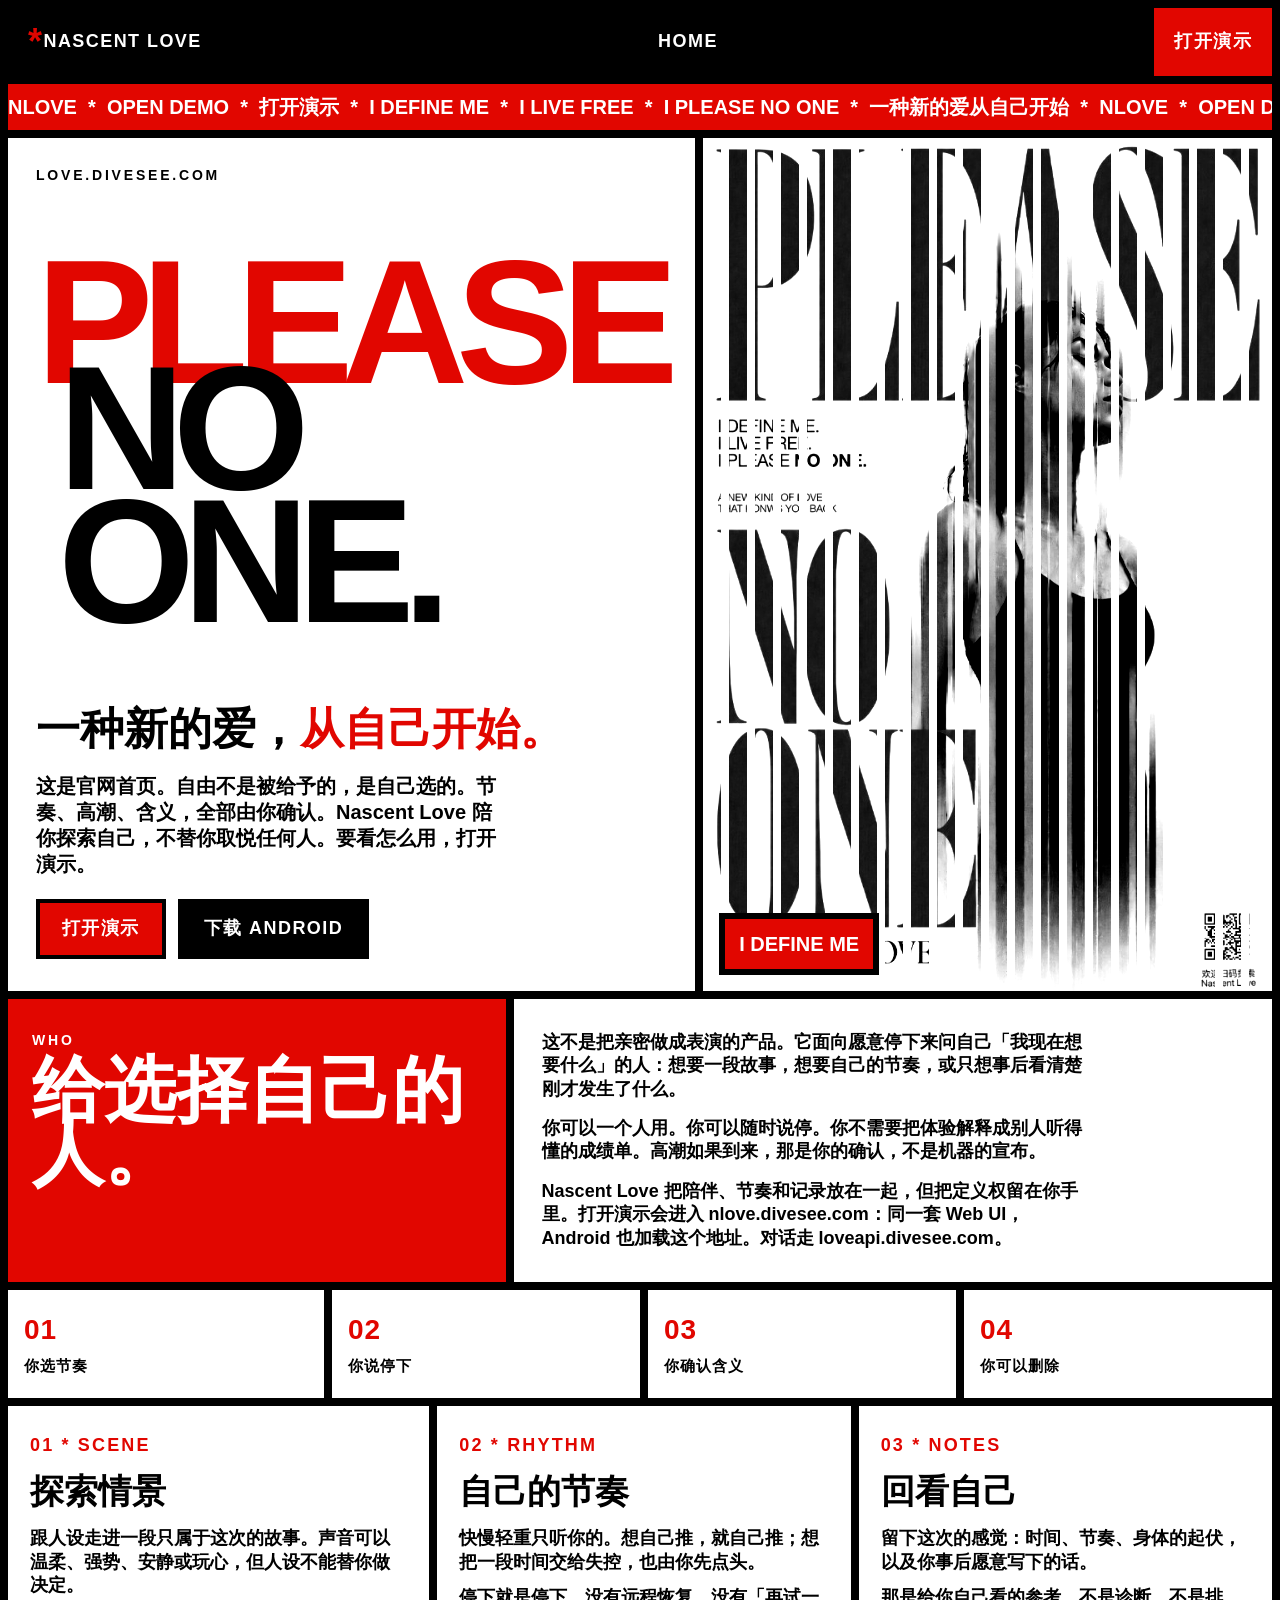
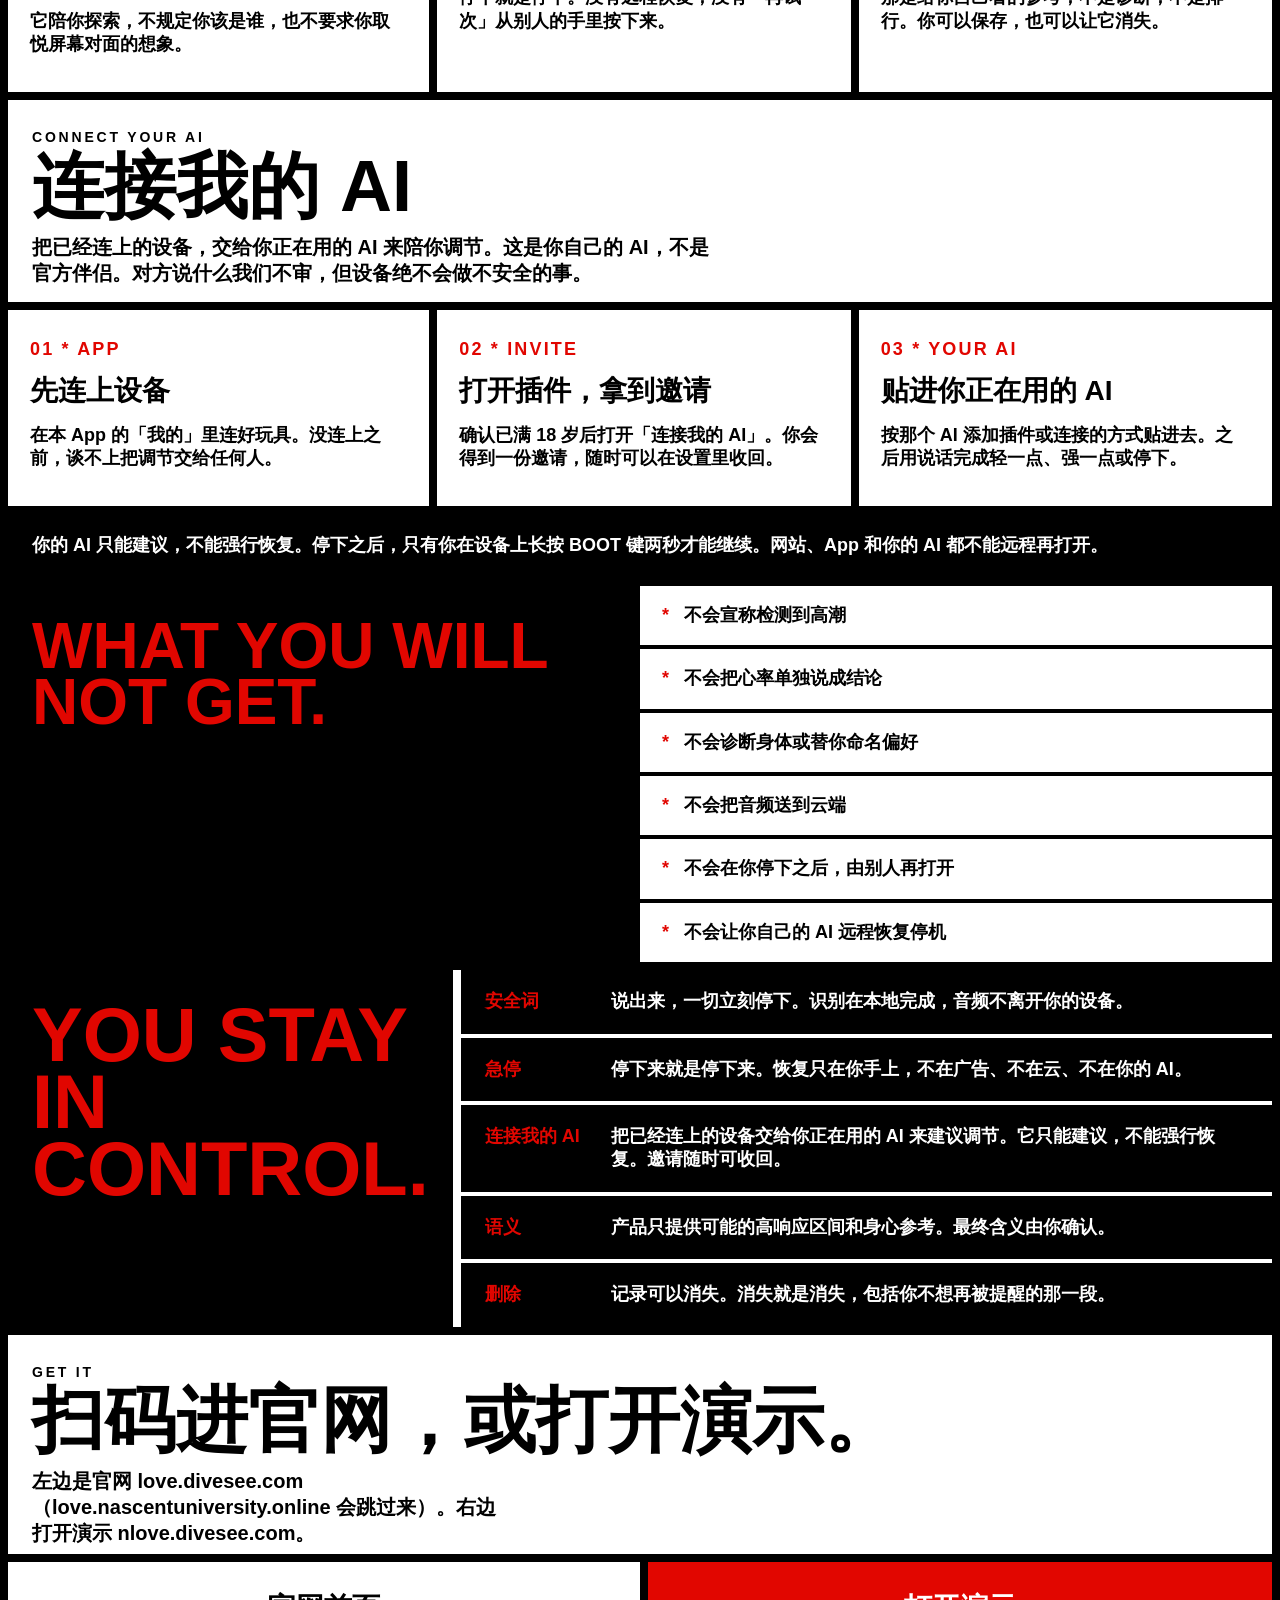
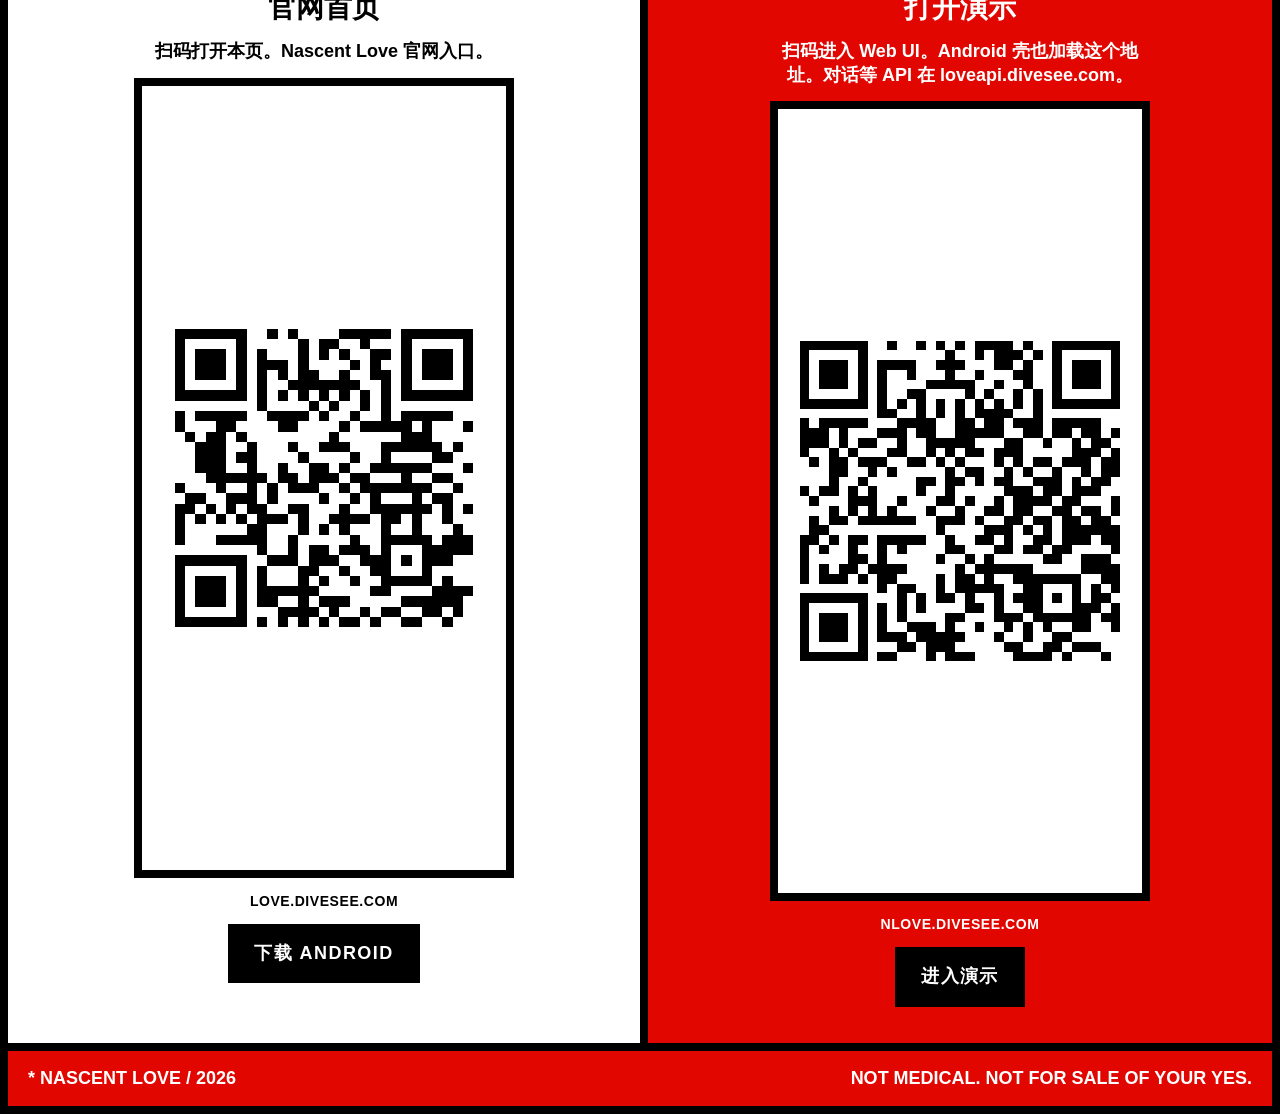
<file: www/index.html>
<!DOCTYPE html>
<html lang="zh-CN">
  <head>
    <meta charset="utf-8" />
    <meta name="viewport" content="width=device-width, initial-scale=1" />
    <title>Nascent Love</title>
    <meta name="description" content="Nascent Love 官网。打开演示进入 nlove.divesee.com 的 Web UI。" />
    <meta name="theme-color" content="#E10600" />
    <link rel="icon" href="img/favicon.svg" type="image/svg+xml" />
    <link rel="stylesheet" href="css/site.css" />
  </head>
  <body>
    <div class="page">
      <header class="bar">
        <span><b class="star">*</b> NASCENT LOVE</span>
        <span class="hide">HOME</span>
        <a class="url" href="https://nlove.divesee.com" data-demo>打开演示</a>
      </header>

      <div class="ticker" aria-hidden="true">
        <p>NLOVE &nbsp;*&nbsp; OPEN DEMO &nbsp;*&nbsp; 打开演示 &nbsp;*&nbsp; I DEFINE ME &nbsp;*&nbsp; I LIVE FREE &nbsp;*&nbsp; I PLEASE NO ONE &nbsp;*&nbsp; 一种新的爱从自己开始 &nbsp;*&nbsp; NLOVE &nbsp;*&nbsp; OPEN DEMO &nbsp;*&nbsp; 打开演示 &nbsp;*&nbsp; I DEFINE ME &nbsp;*&nbsp; I LIVE FREE &nbsp;*&nbsp; I PLEASE NO ONE &nbsp;*&nbsp; 一种新的爱从自己开始 &nbsp;*&nbsp;</p>
      </div>

      <section class="hero">
        <div class="hero-text">
          <p class="kicker">love.divesee.com</p>
          <div class="display">
            <p class="please">Please</p>
            <p class="noone">no one.</p>
          </div>
          <div>
            <p class="zh">一种新的爱，<b>从自己开始。</b></p>
            <p class="note">这是官网首页。自由不是被给予的，是自己选的。节奏、高潮、含义，全部由你确认。Nascent Love 陪你探索自己，不替你取悦任何人。要看怎么用，打开演示。</p>
            <div class="hero-actions">
              <a class="btn red" href="https://nlove.divesee.com" data-demo>打开演示</a>
              <a class="btn black" href="android.html">下载 Android</a>
            </div>
          </div>
        </div>
        <div class="hero-pic">
          <img src="img/hero-portrait.png" width="1024" height="1024" alt="" />
          <div class="slats"></div>
          <div class="stamp">I DEFINE ME</div>
        </div>
      </section>

      <section class="who">
        <div class="who-title">
          <p class="kicker">Who</p>
          <h2>给选择自己的人。</h2>
        </div>
        <div class="who-copy">
          <p>这不是把亲密做成表演的产品。它面向愿意停下来问自己「我现在想要什么」的人：想要一段故事，想要自己的节奏，或只想事后看清楚刚才发生了什么。</p>
          <p>你可以一个人用。你可以随时说停。你不需要把体验解释成别人听得懂的成绩单。高潮如果到来，那是你的确认，不是机器的宣布。</p>
          <p>Nascent Love 把陪伴、节奏和记录放在一起，但把定义权留在你手里。打开演示会进入 nlove.divesee.com：同一套 Web UI，Android 也加载这个地址。对话走 loveapi.divesee.com。</p>
        </div>
      </section>

      <section class="bars">
        <div class="bar-item"><b>01</b> 你选节奏</div>
        <div class="bar-item"><b>02</b> 你说停下</div>
        <div class="bar-item"><b>03</b> 你确认含义</div>
        <div class="bar-item"><b>04</b> 你可以删除</div>
      </section>

      <section class="blocks" id="walkthrough">
        <article class="block">
          <div class="idx">01 * SCENE</div>
          <h2>探索情景</h2>
          <p>跟人设走进一段只属于这次的故事。声音可以温柔、强势、安静或玩心，但人设不能替你做决定。</p>
          <p>它陪你探索，不规定你该是谁，也不要求你取悦屏幕对面的想象。</p>
        </article>
        <article class="block">
          <div class="idx">02 * RHYTHM</div>
          <h2>自己的节奏</h2>
          <p>快慢轻重只听你的。想自己推，就自己推；想把一段时间交给失控，也由你先点头。</p>
          <p>停下就是停下。没有远程恢复，没有「再试一次」从别人的手里按下来。</p>
        </article>
        <article class="block">
          <div class="idx">03 * NOTES</div>
          <h2>回看自己</h2>
          <p>留下这次的感觉：时间、节奏、身体的起伏，以及你事后愿意写下的话。</p>
          <p>那是给你自己看的参考，不是诊断，不是排行。你可以保存，也可以让它消失。</p>
        </article>
      </section>

      <section class="plugin" id="my-ai">
        <div class="plugin-head">
          <p class="kicker">Connect your AI</p>
          <h2>连接我的 AI</h2>
          <p class="note">把已经连上的设备，交给你正在用的 AI 来陪你调节。这是你自己的 AI，不是官方伴侣。对方说什么我们不审，但设备绝不会做不安全的事。</p>
        </div>
        <div class="plugin-steps">
          <article class="plugin-step">
            <div class="idx">01 * APP</div>
            <h3>先连上设备</h3>
            <p>在本 App 的「我的」里连好玩具。没连上之前，谈不上把调节交给任何人。</p>
          </article>
          <article class="plugin-step">
            <div class="idx">02 * INVITE</div>
            <h3>打开插件，拿到邀请</h3>
            <p>确认已满 18 岁后打开「连接我的 AI」。你会得到一份邀请，随时可以在设置里收回。</p>
          </article>
          <article class="plugin-step">
            <div class="idx">03 * YOUR AI</div>
            <h3>贴进你正在用的 AI</h3>
            <p>按那个 AI 添加插件或连接的方式贴进去。之后用说话完成轻一点、强一点或停下。</p>
          </article>
        </div>
        <p class="plugin-note">你的 AI 只能建议，不能强行恢复。停下之后，只有你在设备上长按 BOOT 键两秒才能继续。网站、App 和你的 AI 都不能远程再打开。</p>
      </section>

      <section class="anti">
        <h2>What you will not get.</h2>
        <ul>
          <li><span>*</span> 不会宣称检测到高潮</li>
          <li><span>*</span> 不会把心率单独说成结论</li>
          <li><span>*</span> 不会诊断身体或替你命名偏好</li>
          <li><span>*</span> 不会把音频送到云端</li>
          <li><span>*</span> 不会在你停下之后，由别人再打开</li>
          <li><span>*</span> 不会让你自己的 AI 远程恢复停机</li>
        </ul>
      </section>

      <section class="truth">
        <h2>You stay in control.</h2>
        <ul class="list">
          <li><strong>安全词</strong><span>说出来，一切立刻停下。识别在本地完成，音频不离开你的设备。</span></li>
          <li><strong>急停</strong><span>停下来就是停下来。恢复只在你手上，不在广告、不在云、不在你的 AI。</span></li>
          <li><strong>连接我的 AI</strong><span>把已经连上的设备交给你正在用的 AI 来建议调节。它只能建议，不能强行恢复。邀请随时可收回。</span></li>
          <li><strong>语义</strong><span>产品只提供可能的高响应区间和身心参考。最终含义由你确认。</span></li>
          <li><strong>删除</strong><span>记录可以消失。消失就是消失，包括你不想再被提醒的那一段。</span></li>
        </ul>
      </section>

      <section class="get" id="get">
        <div class="get-head">
          <p class="kicker">Get it</p>
          <h2>扫码进官网，或打开演示。</h2>
          <p class="note">左边是官网 love.divesee.com（love.nascentuniversity.online 会跳过来）。右边打开演示 nlove.divesee.com。</p>
        </div>
        <div class="qrs">
          <article class="qr-card">
            <h3>官网首页</h3>
            <p>扫码打开本页。Nascent Love 官网入口。</p>
            <img src="img/qr.svg" width="800" height="800" alt="扫码打开官网首页" />
            <span class="addr">love.divesee.com</span>
            <a class="btn black" href="android.html">下载 Android</a>
          </article>
          <article class="qr-card alt">
            <h3>打开演示</h3>
            <p>扫码进入 Web UI。Android 壳也加载这个地址。对话等 API 在 loveapi.divesee.com。</p>
            <img src="img/qr-demo.svg" width="800" height="800" alt="扫码打开演示" />
            <span class="addr">nlove.divesee.com</span>
            <a class="btn" href="https://nlove.divesee.com" data-demo>进入演示</a>
          </article>
        </div>
      </section>

      <footer class="foot">
        <span>* NASCENT LOVE / <span data-year>2026</span></span>
        <span>NOT MEDICAL. NOT FOR SALE OF YOUR YES.</span>
      </footer>
    </div>
    <script src="js/site.js"></script>
  </body>
</html>
</file>
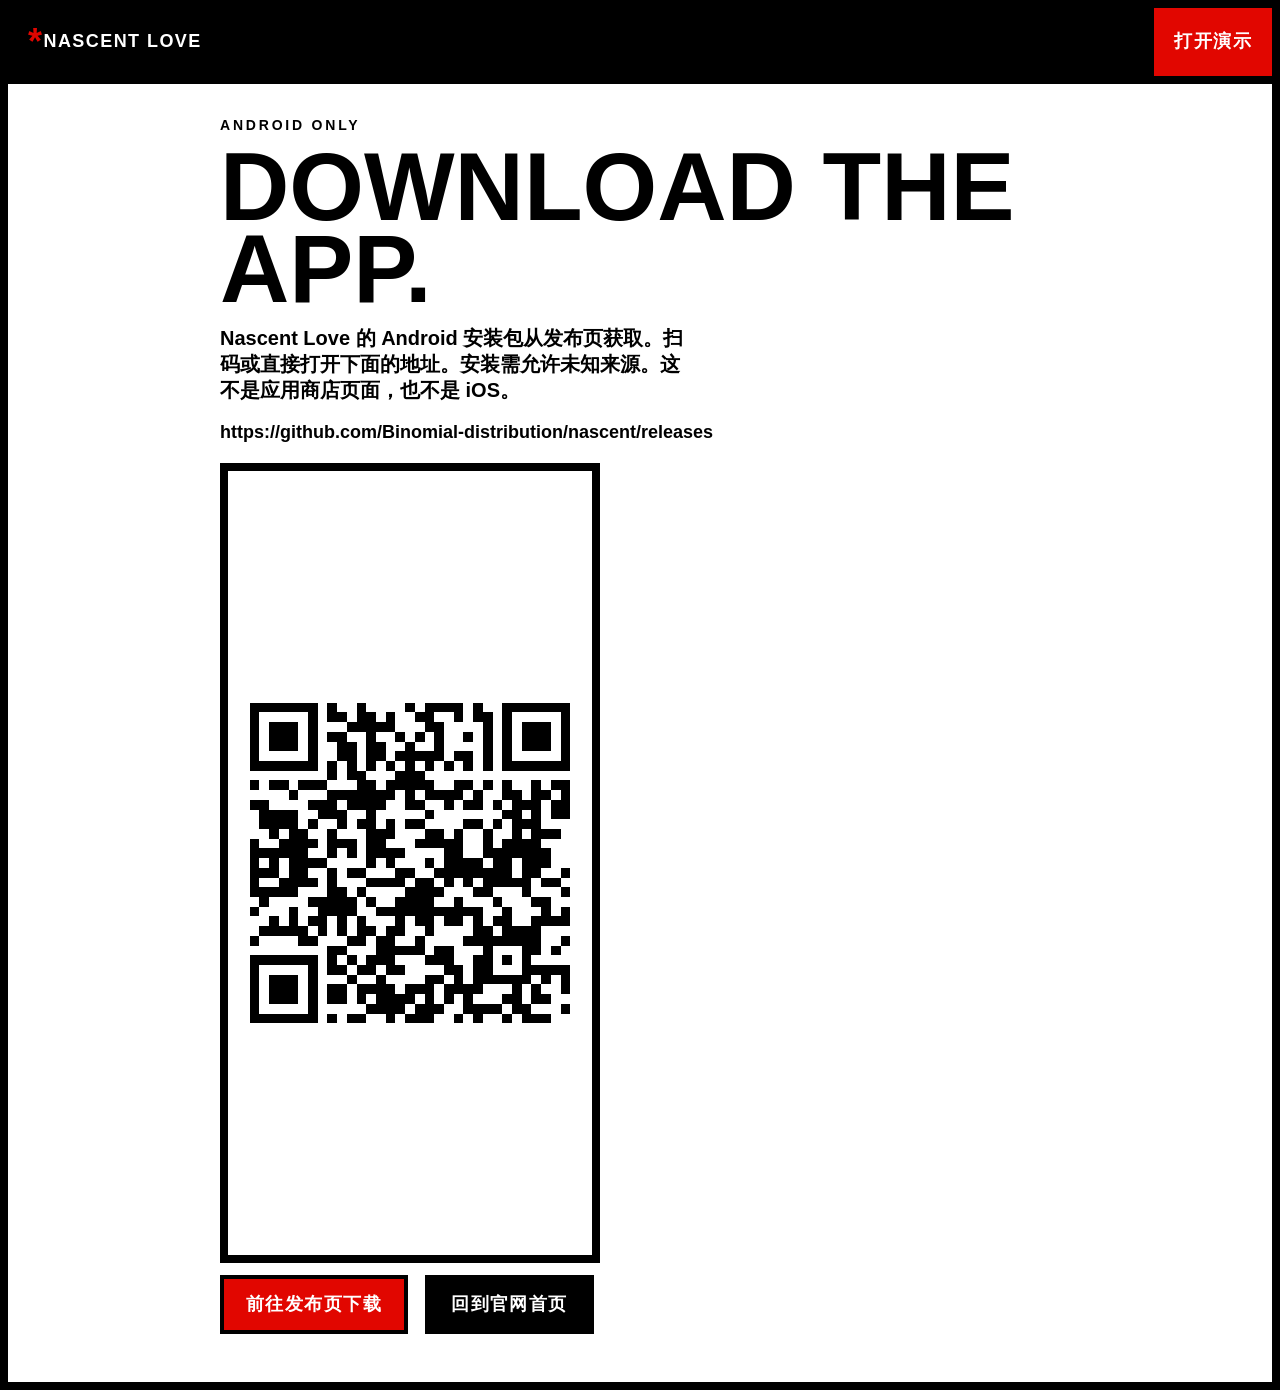
<file: www/android.html>
<!DOCTYPE html>
<html lang="zh-CN">
  <head>
    <meta charset="utf-8" />
    <meta name="viewport" content="width=device-width, initial-scale=1" />
    <title>下载 Android · Nascent Love</title>
    <meta name="theme-color" content="#E10600" />
    <link rel="icon" href="img/favicon.svg" type="image/svg+xml" />
    <link rel="stylesheet" href="css/site.css" />
  </head>
  <body>
    <div class="page">
      <header class="bar">
        <a href="index.html"><b class="star">*</b> NASCENT LOVE</a>
        <a class="url" href="https://nlove.divesee.com" data-demo>打开演示</a>
      </header>
      <main class="subpage">
        <p class="kicker">Android only</p>
        <h1>Download the app.</h1>
        <p class="note">Nascent Love 的 Android 安装包从发布页获取。扫码或直接打开下面的地址。安装需允许未知来源。这不是应用商店页面，也不是 iOS。</p>
        <p class="addr" style="font-weight:900;word-break:break-all;margin:18px 0;">https://github.com/Binomial-distribution/nascent/releases</p>
        <img src="img/qr-android.svg" width="800" height="800" alt="Android 下载二维码" style="width:min(100%,380px);border:8px solid #000;padding:12px;" />
        <div>
          <a class="btn red" href="https://github.com/Binomial-distribution/nascent/releases">前往发布页下载</a>
          <a class="btn black" href="index.html">回到官网首页</a>
        </div>
      </main>
    </div>
    <script src="js/site.js"></script>
  </body>
</html>
</file>
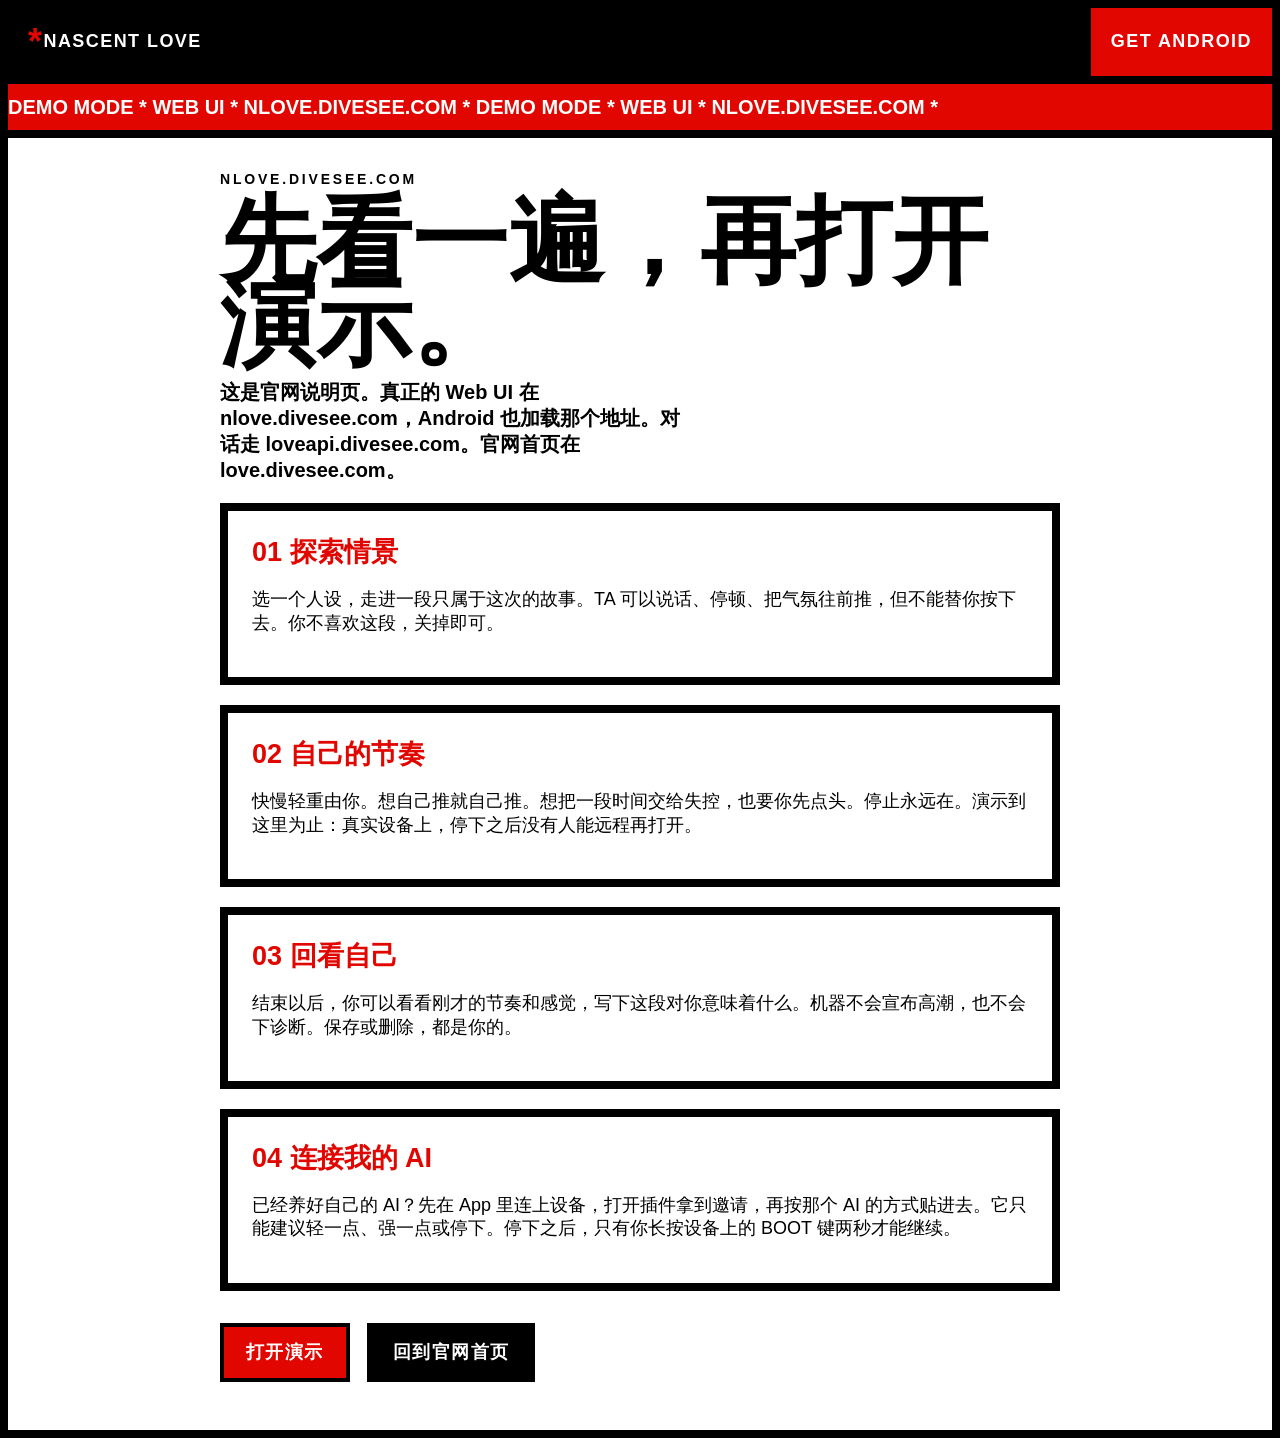
<file: www/demo.html>
<!DOCTYPE html>
<html lang="zh-CN">
  <head>
    <meta charset="utf-8" />
    <meta name="viewport" content="width=device-width, initial-scale=1" />
    <title>演示 · Nascent Love</title>
    <meta name="description" content="Nascent Love 官网演示。不连接设备，不下发档位。" />
    <meta name="theme-color" content="#E10600" />
    <link rel="icon" href="img/favicon.svg" type="image/svg+xml" />
    <link rel="stylesheet" href="css/site.css" />
  </head>
  <body>
    <div class="page">
      <header class="bar">
        <a href="index.html"><b class="star">*</b> NASCENT LOVE</a>
        <a class="url" href="android.html">GET ANDROID</a>
      </header>
      <div class="ticker" aria-hidden="true">
        <p>DEMO MODE * WEB UI * nlove.divesee.com * DEMO MODE * WEB UI * nlove.divesee.com *</p>
      </div>
      <main class="subpage">
        <p class="kicker">nlove.divesee.com</p>
        <h1>先看一遍，再打开演示。</h1>
        <p class="note">这是官网说明页。真正的 Web UI 在 nlove.divesee.com，Android 也加载那个地址。对话走 loveapi.divesee.com。官网首页在 love.divesee.com。</p>

        <article class="demo-scene">
          <h2>01 探索情景</h2>
          <p>选一个人设，走进一段只属于这次的故事。TA 可以说话、停顿、把气氛往前推，但不能替你按下去。你不喜欢这段，关掉即可。</p>
        </article>
        <article class="demo-scene">
          <h2>02 自己的节奏</h2>
          <p>快慢轻重由你。想自己推就自己推。想把一段时间交给失控，也要你先点头。停止永远在。演示到这里为止：真实设备上，停下之后没有人能远程再打开。</p>
        </article>
        <article class="demo-scene">
          <h2>03 回看自己</h2>
          <p>结束以后，你可以看看刚才的节奏和感觉，写下这段对你意味着什么。机器不会宣布高潮，也不会下诊断。保存或删除，都是你的。</p>
        </article>
        <article class="demo-scene">
          <h2>04 连接我的 AI</h2>
          <p>已经养好自己的 AI？先在 App 里连上设备，打开插件拿到邀请，再按那个 AI 的方式贴进去。它只能建议轻一点、强一点或停下。停下之后，只有你长按设备上的 BOOT 键两秒才能继续。</p>
        </article>

        <div>
          <a class="btn red" href="https://nlove.divesee.com" data-demo>打开演示</a>
          <a class="btn black" href="index.html">回到官网首页</a>
        </div>
      </main>
    </div>
    <script src="js/site.js"></script>
  </body>
</html>
</file>
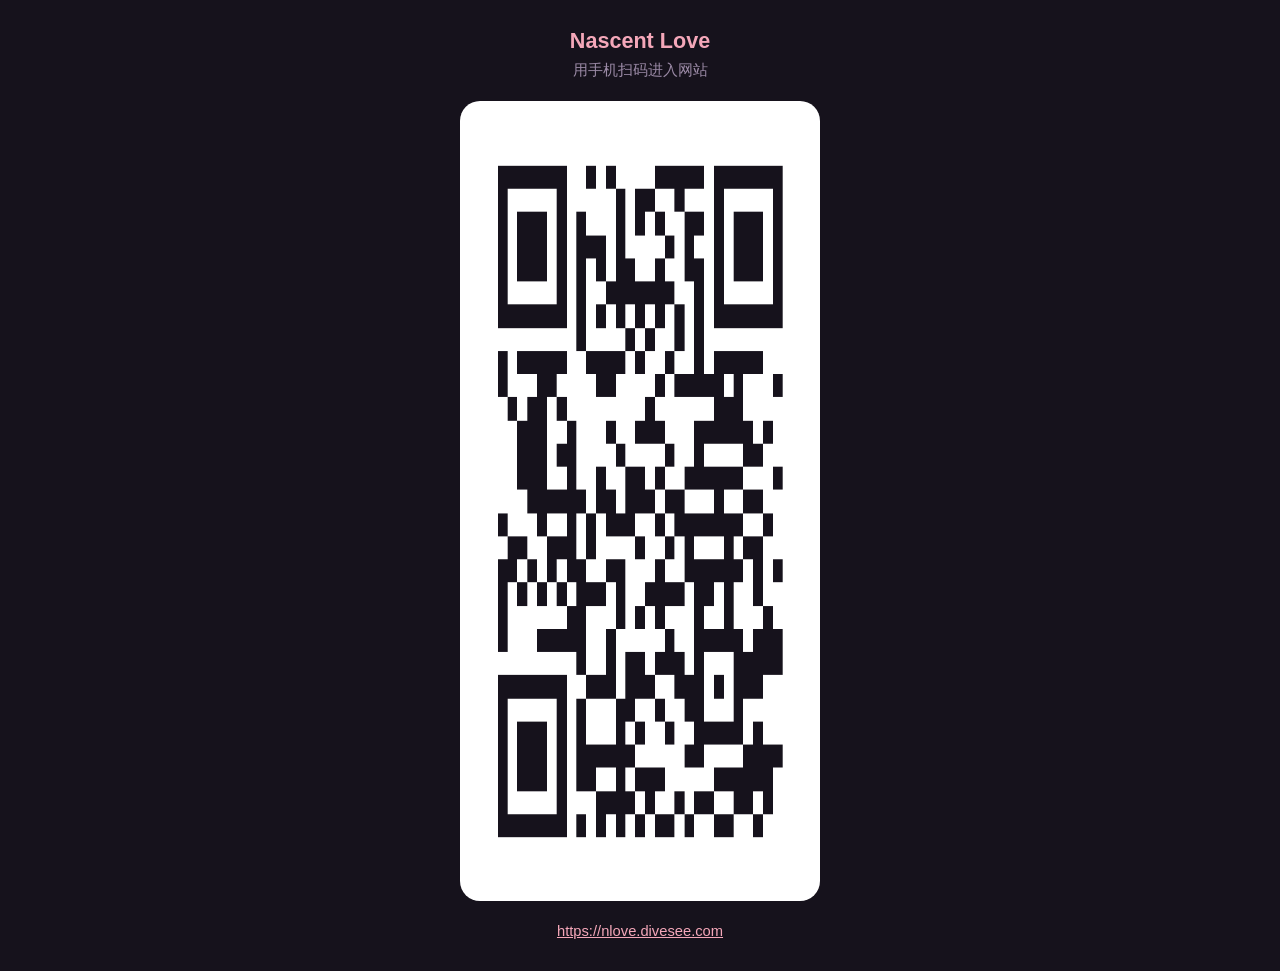
<file: software/app/qr.html>
<!DOCTYPE html>
<html lang="zh-CN">
<head>
  <meta charset="utf-8">
  <meta name="viewport" content="width=device-width, initial-scale=1">
  <title>Nascent Love · 扫码进入</title>
  <style>
    :root {
      --bg: #16121c;
      --coral: #f4a7b9;
      --fog: #9b8aa6;
      --paper: #fff8f6;
    }
    * { box-sizing: border-box; }
    body {
      margin: 0;
      min-height: 100vh;
      display: grid;
      place-items: center;
      background: var(--bg);
      color: var(--paper);
      font-family: "Segoe UI", "PingFang SC", "Microsoft YaHei", sans-serif;
    }
    .card {
      width: min(92vw, 420px);
      padding: 28px 24px 32px;
      text-align: center;
    }
    h1 {
      margin: 0 0 6px;
      font-size: 1.35rem;
      font-weight: 600;
      color: var(--coral);
    }
    .hint {
      margin: 0 0 20px;
      color: var(--fog);
      font-size: 0.95rem;
    }
    img {
      width: 100%;
      max-width: 360px;
      background: #fff;
      border-radius: 20px;
      padding: 18px;
    }
    .url {
      margin: 18px 0 0;
      color: var(--coral);
      font-size: 0.92rem;
      word-break: break-all;
    }
    .url a { color: inherit; }
    @media print {
      body { background: #fff; color: #16121c; }
      h1, .url { color: #16121c; }
      .hint { color: #5c5466; }
    }
  </style>
</head>
<body>
  <main class="card">
    <h1>Nascent Love</h1>
    <p class="hint">用手机扫码进入网站</p>
    <img src="icons/qr-love.png" width="800" height="800" alt="扫码进入 https://nlove.divesee.com">
    <p class="url"><a href="https://nlove.divesee.com">https://nlove.divesee.com</a></p>
  </main>
</body>
</html>
</file>
<file: www/css/site.css>
:root {
  --white: #ffffff;
  --black: #000000;
  --red: #e10600;
}

* { box-sizing: border-box; }
html, body { margin: 0; }
body {
  background: var(--white);
  color: var(--black);
  font-family: Arial, "Noto Sans SC", "PingFang SC", "Microsoft YaHei", sans-serif;
  font-size: 18px;
  line-height: 1.3;
}
img { display: block; max-width: 100%; }
a { color: inherit; text-decoration: none; }

.page {
  border: 8px solid var(--black);
  min-height: 100vh;
}

.bar {
  display: flex;
  justify-content: space-between;
  align-items: stretch;
  border-bottom: 8px solid var(--black);
  background: var(--black);
  color: var(--white);
  font-weight: 900;
  letter-spacing: 0.08em;
  text-transform: uppercase;
}
.bar span, .bar a {
  padding: 16px 20px;
  display: flex;
  align-items: center;
  font-size: 18px;
}
.bar .star { color: var(--red); font-size: 36px; line-height: 1; padding-right: 0; }
.bar .url { background: var(--red); color: var(--white); }
.bar .url:hover { background: var(--white); color: var(--black); }

.ticker {
  overflow: hidden;
  border-bottom: 8px solid var(--black);
  background: var(--red);
  color: var(--white);
  font-weight: 900;
  text-transform: uppercase;
  white-space: nowrap;
  font-size: 20px;
}
.ticker p {
  margin: 0;
  padding: 10px 0;
  animation: slide 18s linear infinite;
}
@keyframes slide {
  from { transform: translateX(0); }
  to { transform: translateX(-50%); }
}

.hero {
  display: grid;
  grid-template-columns: 1.1fr 0.9fr;
  min-height: 88vh;
}
.hero-text {
  padding: 28px 28px 32px;
  border-right: 8px solid var(--black);
  display: flex;
  flex-direction: column;
  justify-content: space-between;
  gap: 24px;
}
.kicker {
  margin: 0;
  font-size: 14px;
  font-weight: 900;
  letter-spacing: 0.2em;
  text-transform: uppercase;
}
.display { margin: 8px 0 0; }
.display .please,
.display .noone {
  margin: 0;
  font-size: clamp(72px, 15vw, 176px);
  font-weight: 900;
  line-height: 0.76;
  text-transform: uppercase;
  letter-spacing: -0.07em;
}
.display .please { color: var(--red); }
.display .noone {
  color: var(--black);
  margin-left: 22px;
  margin-top: -0.16em;
}
.zh {
  margin: 8px 0 0;
  font-size: clamp(28px, 3.4vw, 44px);
  font-weight: 900;
}
.zh b { color: var(--red); }
.note {
  margin: 16px 0 0;
  max-width: 42ch;
  font-weight: 700;
  font-size: 20px;
}
.hero-actions {
  display: flex;
  flex-wrap: wrap;
  gap: 12px;
  margin-top: 22px;
}
.btn {
  display: inline-flex;
  align-items: center;
  justify-content: center;
  min-height: 56px;
  padding: 14px 22px;
  border: 4px solid var(--black);
  font-weight: 900;
  text-transform: uppercase;
  letter-spacing: 0.08em;
}
.btn.red { background: var(--red); color: var(--white); }
.btn.black { background: var(--black); color: var(--white); }
.btn.red:hover, .btn.black:hover {
  background: var(--white);
  color: var(--black);
}

.hero-pic {
  position: relative;
  overflow: hidden;
  background: var(--black);
}
.hero-pic img {
  width: 100%;
  height: 100%;
  object-fit: cover;
  filter: grayscale(1) contrast(1.4);
}
.slats {
  position: absolute;
  inset: 0;
  background: repeating-linear-gradient(
    90deg,
    transparent 0 18px,
    var(--white) 18px 26px
  );
  pointer-events: none;
}
.stamp {
  position: absolute;
  left: 16px;
  bottom: 16px;
  z-index: 1;
  background: var(--red);
  color: var(--white);
  font-weight: 900;
  text-transform: uppercase;
  padding: 12px 14px;
  border: 6px solid var(--black);
  font-size: 20px;
}

.who {
  display: grid;
  grid-template-columns: 0.8fr 1.2fr;
  border-top: 8px solid var(--black);
}
.who-title {
  background: var(--red);
  color: var(--white);
  padding: 32px 24px;
  border-right: 8px solid var(--black);
}
.who-title h2 {
  margin: 10px 0 0;
  font-size: clamp(40px, 6vw, 72px);
  line-height: 0.88;
  text-transform: uppercase;
}
.who-copy { padding: 32px 28px; }
.who-copy p { margin: 0 0 16px; font-weight: 700; max-width: 54ch; }
.who-copy p:last-child { margin: 0; }

.bars {
  display: grid;
  grid-template-columns: repeat(4, 1fr);
  border-top: 8px solid var(--black);
}
.bar-item {
  padding: 22px 16px;
  font-weight: 900;
  text-transform: uppercase;
  font-size: 15px;
  letter-spacing: 0.06em;
}
.bar-item + .bar-item { border-left: 8px solid var(--black); }
.bar-item b { display: block; color: var(--red); font-size: 28px; margin-bottom: 8px; }

.blocks {
  display: grid;
  grid-template-columns: 1fr 1fr 1fr;
  border-top: 8px solid var(--black);
}
.block {
  padding: 28px 22px 36px;
  min-height: 280px;
}
.block + .block { border-left: 8px solid var(--black); }
.block h2 {
  margin: 12px 0 14px;
  font-size: 34px;
  text-transform: uppercase;
}
.idx { color: var(--red); font-weight: 900; letter-spacing: 0.12em; }
.block p { margin: 0 0 12px; font-weight: 700; }
.block p:last-child { margin: 0; }

.plugin { border-top: 8px solid var(--black); }
.plugin-head {
  padding: 28px 24px 16px;
  border-bottom: 8px solid var(--black);
}
.plugin-head h2 {
  margin: 8px 0 10px;
  font-size: clamp(40px, 6vw, 72px);
  text-transform: uppercase;
  line-height: 0.88;
}
.plugin-head .note { max-width: 62ch; }
.plugin-steps {
  display: grid;
  grid-template-columns: 1fr 1fr 1fr;
}
.plugin-step { padding: 28px 22px 36px; }
.plugin-step + .plugin-step { border-left: 8px solid var(--black); }
.plugin-step h3 {
  margin: 12px 0 14px;
  font-size: 28px;
  text-transform: uppercase;
}
.plugin-step p { margin: 0; font-weight: 700; }
.plugin-note {
  margin: 0;
  padding: 20px 24px;
  border-top: 8px solid var(--black);
  background: var(--black);
  color: var(--white);
  font-weight: 800;
}

.anti {
  display: grid;
  grid-template-columns: 1fr 1fr;
  border-top: 8px solid var(--black);
}
.anti h2 {
  margin: 0;
  padding: 32px 24px;
  background: var(--black);
  color: var(--red);
  font-size: clamp(36px, 5vw, 64px);
  line-height: 0.88;
  text-transform: uppercase;
  border-right: 8px solid var(--black);
}
.anti ul {
  margin: 0;
  padding: 0;
  list-style: none;
}
.anti li {
  padding: 18px 22px;
  border-bottom: 4px solid var(--black);
  font-weight: 800;
}
.anti li:last-child { border-bottom: 0; }
.anti li span { color: var(--red); margin-right: 10px; }

.truth {
  display: grid;
  grid-template-columns: 0.7fr 1.3fr;
  border-top: 8px solid var(--black);
  background: var(--black);
  color: var(--white);
}
.truth h2 {
  margin: 0;
  padding: 32px 24px;
  font-size: clamp(40px, 6vw, 76px);
  line-height: 0.88;
  text-transform: uppercase;
  color: var(--red);
  border-right: 8px solid var(--white);
}
.list { margin: 0; padding: 0; list-style: none; }
.list li {
  display: grid;
  grid-template-columns: 110px 1fr;
  gap: 16px;
  padding: 20px 24px;
  border-bottom: 4px solid var(--white);
  font-weight: 700;
}
.list li:last-child { border-bottom: 0; }
.list strong { color: var(--red); text-transform: uppercase; font-size: 18px; }

.get {
  border-top: 8px solid var(--black);
}
.get-head {
  padding: 28px 24px 8px;
  border-bottom: 8px solid var(--black);
}
.get-head h2 {
  margin: 8px 0 10px;
  font-size: clamp(40px, 6vw, 72px);
  text-transform: uppercase;
  line-height: 0.88;
}
.qrs {
  display: grid;
  grid-template-columns: 1fr 1fr;
}
.qr-card {
  padding: 28px 24px 36px;
  display: flex;
  flex-direction: column;
  align-items: center;
  text-align: center;
  gap: 14px;
}
.qr-card + .qr-card { border-left: 8px solid var(--black); }
.qr-card h3 {
  margin: 0;
  font-size: 28px;
  text-transform: uppercase;
}
.qr-card p { margin: 0; font-weight: 700; max-width: 36ch; }
.qr-card img {
  width: min(100%, 380px);
  border: 8px solid var(--black);
  padding: 12px;
  background: var(--white);
}
.qr-card .addr {
  font-weight: 900;
  font-size: 14px;
  letter-spacing: 0.04em;
  word-break: break-all;
  text-transform: uppercase;
}
.qr-card.alt { background: var(--red); color: var(--white); }
.qr-card.alt img { border-color: var(--black); }
.qr-card.alt .btn { border-color: var(--black); background: var(--black); color: var(--white); }
.qr-card.alt .btn:hover { background: var(--white); color: var(--black); }

.foot {
  display: flex;
  justify-content: space-between;
  gap: 12px;
  padding: 16px 20px;
  border-top: 8px solid var(--black);
  background: var(--red);
  color: var(--white);
  font-weight: 900;
  text-transform: uppercase;
}

.bar .short { display: none; }
@media (max-width: 900px) {
  .bar .full { display: none; }
  .bar .short { display: inline; }
  .page { border-width: 5px; }
  .hero, .who, .bars, .blocks, .plugin-steps, .anti, .truth, .qrs { grid-template-columns: 1fr; }
  .hero-text, .who-title, .truth h2, .anti h2, .qr-card + .qr-card {
    border-right: 0;
    border-left: 0;
  }
  .hero-text, .who-title, .anti h2, .qr-card + .qr-card { border-bottom: 5px solid var(--black); }
  .truth h2 { border-bottom: 5px solid var(--white); }
  .block + .block, .bar-item + .bar-item, .plugin-step + .plugin-step { border-left: 0; border-top: 5px solid var(--black); }
  .hero-pic { min-height: 360px; }
  .bar .hide { display: none; }
  .foot { flex-direction: column; }
  .qr-card img { width: min(100%, 320px); }
}

.subpage { max-width: 880px; margin: 0 auto; padding: 32px 20px 48px; }
.subpage h1 {
  margin: 12px 0;
  font-size: clamp(48px, 10vw, 96px);
  line-height: 0.85;
  text-transform: uppercase;
}
.subpage .btn { margin: 12px 12px 0 0; }
.demo-scene {
  border: 8px solid var(--black);
  margin: 20px 0;
  padding: 24px;
}
.demo-scene h2 { margin: 0 0 10px; text-transform: uppercase; color: var(--red); }
</file>
